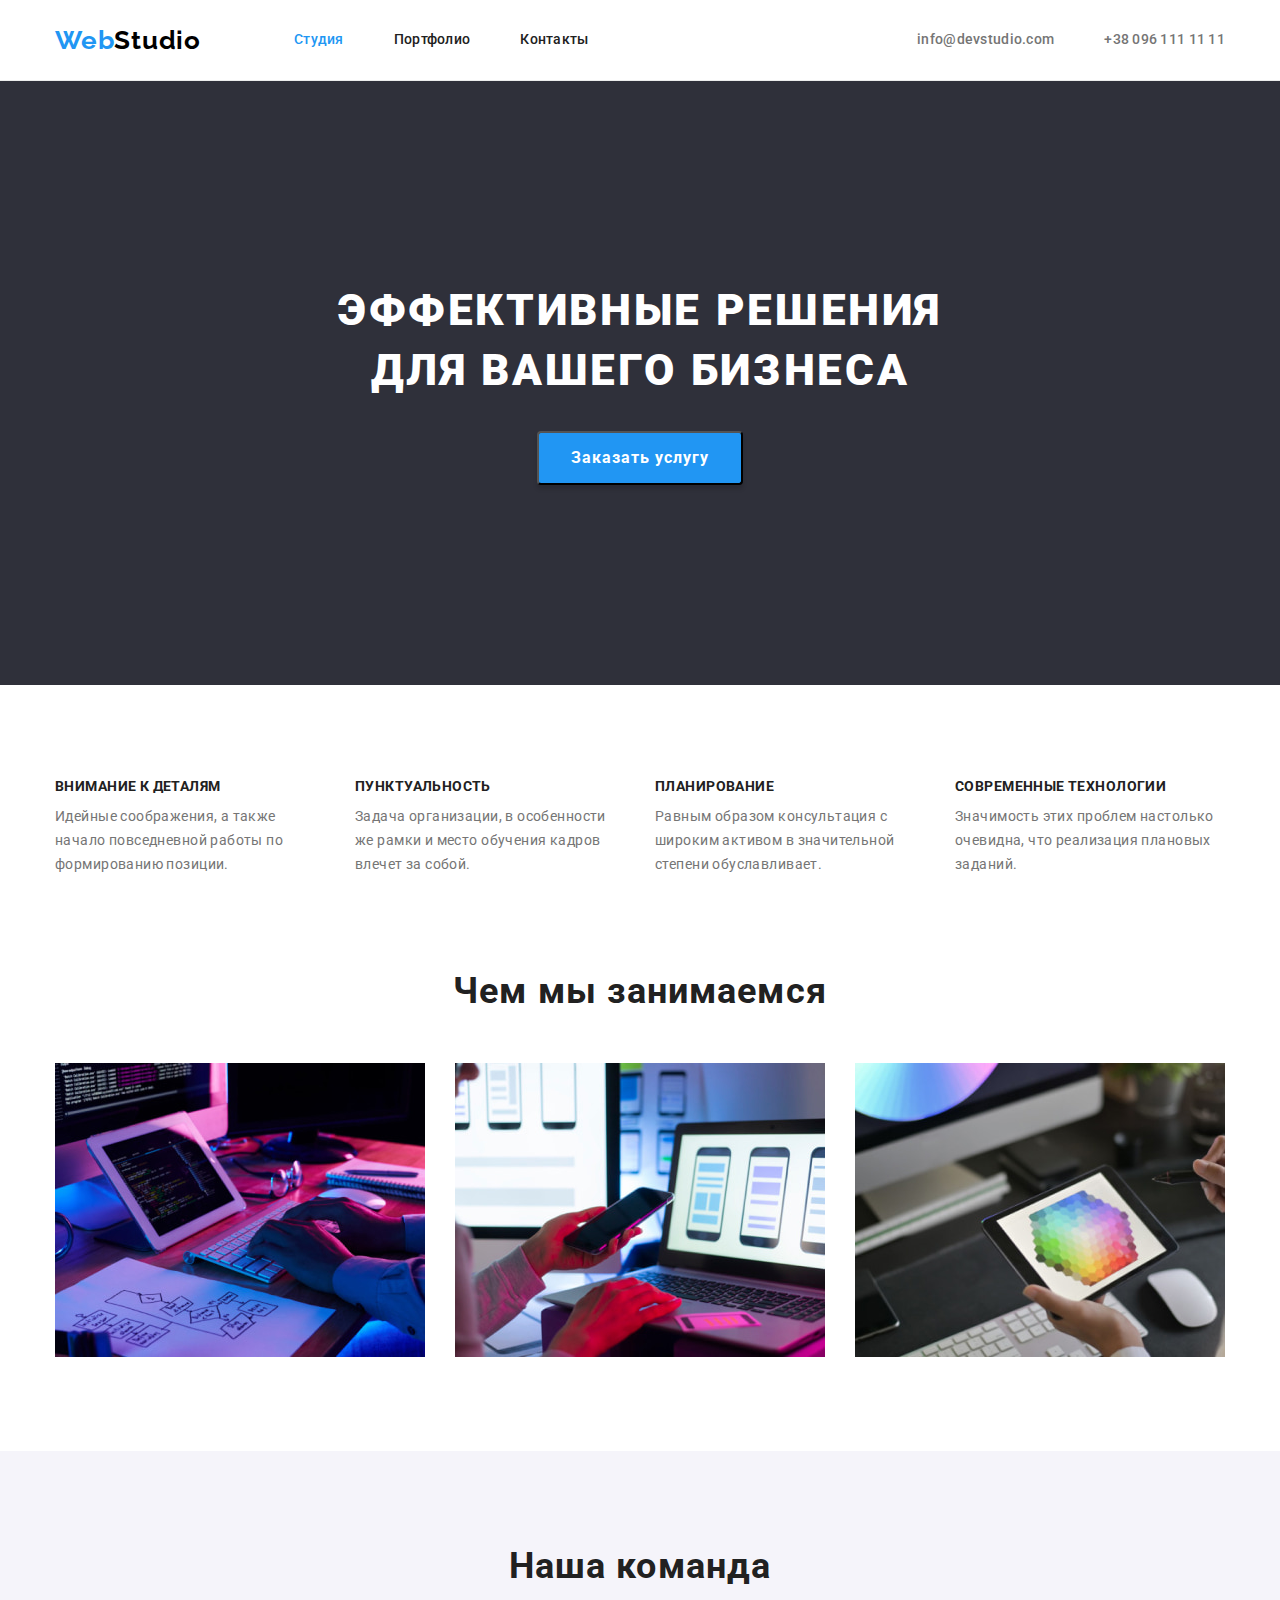
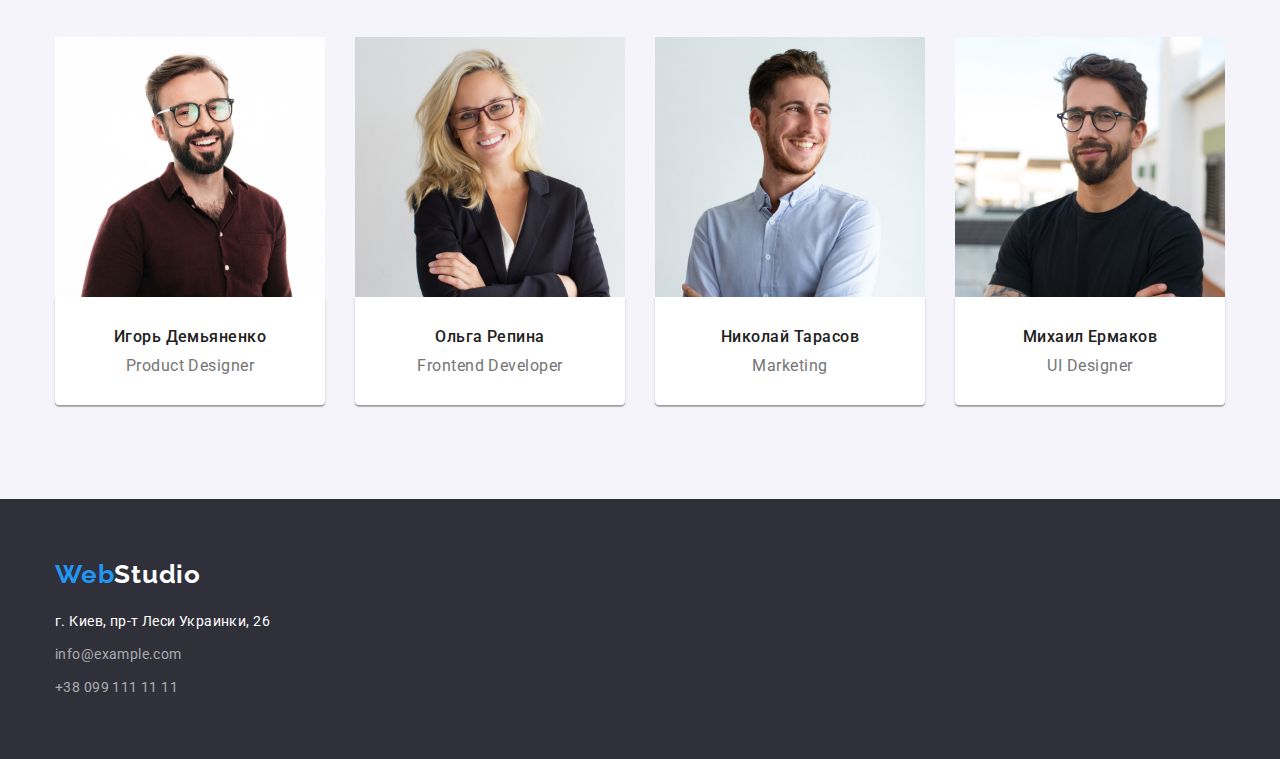
<file: index.html>
<!DOCTYPE html>
<html lang="ru">
  <head>
    <meta charset="UTF-8" />
    <meta http-equiv="X-UA-Compatible" content="IE=edge" />
    <meta name="viewport" content="width=device-width, initial-scale=1.0" />
    <title>Main</title>
    <link rel="preconnect" href="https://fonts.googleapis.com" />
    <link rel="preconnect" href="https://fonts.gstatic.com" crossorigin />
    <link
      href="https://fonts.googleapis.com/css2?family=Raleway:wght@700&family=Roboto:wght@400;500;700;900&display=swap"
      rel="stylesheet"
    />
    <link
      rel="stylesheet"
      href="https://cdnjs.cloudflare.com/ajax/libs/modern-normalize/1.1.0/modern-normalize.min.css"
    />
    <link rel="stylesheet" href="./css/styles.css" />
  </head>
  <body>
    <!-- Шапка -->
    <header class="page-header">
      <div class="container nav-container">
        <a href="./index.html" class="logo">
          <span class="logo-web">Web</span
          ><span class="logo-studio">Studio</span></a
        >
        <nav class="nav-container">
          <ul class="site-nav list">
            <li class="item">
              <a href="./index.html" class="link curent">Студия</a>
            </li>
            <li class="item">
              <a href="./portfolio.html" class="link">Портфолио</a>
            </li>
            <li class="item"><a href="" class="link">Контакты</a></li>
          </ul>
        </nav>
        <ul class="container-nav">
          <a href="mailto:info@devstudio.com" class="head-info"
            >info@devstudio.com</a
          >
          <a href="tel:+380961111111" class="head-info">+38 096 111 11 11</a>
        </ul>
      </div>
    </header>
    <main>
      <!-- Герой -->

      <section class="hero">
        <h1 class="hero-title">
          Эффективные решения<br />
          для вашего бизнеса
        </h1>
        <button type="button" class="btn">Заказать услугу</button>
      </section>

      <!-- Особливості -->
      <section class="section">
        <div class="container">
          <h2 hidden class="section-title">Особенности</h2>
          <ul class="feature-list">
            <li class="item">
              <h3 class="title">Внимание к деталям</h3>
              <p>
                Идейные соображения, а также начало повседневной работы по
                формированию позиции.
              </p>
            </li>
            <li class="item">
              <h3 class="title">Пунктуальность</h3>
              <p>
                Задача организации, в особенности же рамки и место обучения
                кадров влечет за собой.
              </p>
            </li>
            <li class="item">
              <h3 class="title">Планирование</h3>
              <p>
                Равным образом консультация с широким активом в значительной
                степени обуславливает.
              </p>
            </li>
            <li class="item">
              <h3 class="title">Современные технологии</h3>
              <p>
                Значимость этих проблем настолько очевидна, что реализация
                плановых заданий.
              </p>
            </li>
          </ul>
        </div>
      </section>
      <!-- Чим ми займаємось -->
      <section class="section section-no-pading">
        <div class="container">
          <h2 class="section-title">Чем мы занимаемся</h2>
          <ul class="feature-list">
            <li class="items">
              <img
                src="./image/work/img-1.jpg"
                alt="Создания сайтов"
                width="370"
                height="294"
              />
            </li>
            <li class="items">
              <img
                src="./image/work/img-2.jpg"
                alt="Создания приложений"
                width="370"
                height="294"
              />
            </li>
            <li class="items">
              <img
                src="./image/work/img-3.jpg"
                alt="Создания веб-дизайна"
                width="370"
                height="294"
              />
            </li>
          </ul>
        </div>
      </section>
      <!-- Наша команда -->
      <section class="section team">
        <div class="container">
          <h2 class="section-title">Наша команда</h2>
          <ul class="team-list">
            <li class="team-list-items">
              <img
                src="./image/team/img-1.jpg"
                alt="Фото продакт-дизайнера"
                width="270"
                height="260"
              />
              <div class="team-content">
                <h3 class="title">Игорь Демьяненко</h3>
                <p class="team-list-item">Product Designer</p>
              </div>
            </li>
            <li class="team-list-items">
              <img
                src="./image/team/img-2.jpg"
                alt="Фото разработчика"
                width="270"
                height="260"
              />
              <div class="team-content">
                <h3 class="title">Ольга Репина</h3>
                <p class="team-list-item">Frontend Developer</p>
              </div>
            </li>
            <li class="team-list-items">
              <img
                src="./image/team/img-3.jpg"
                alt="Фото маркетолога"
                width="270"
                height="260"
              />
              <div class="team-content">
                <h3 class="title">Николай Тарасов</h3>
                <p class="team-list-item">Marketing</p>
              </div>
            </li>
            <li class="team-list-items">
              <img
                src="./image/team/img-4.jpg"
                alt="Фото веб-дизайнера"
                width="270"
                height="260"
              />
              <div class="team-content">
                <h3 class="title">Михаил Ермаков</h3>
                <p class="team-list-item">UI Designer</p>
              </div>
            </li>
          </ul>
        </div>
      </section>
    </main>
    <!-- Футер -->
    <footer class="footer">
      <div class="container">
        <a href="./index.html" class="logo">
          <span class="logo-web">Web</span
          ><span class="logo-studio-footer">Studio</span></a
        >
        <address>
          <ul class="list-information">
            <li class="list-information-items">
              <a
                href="https://goo.gl/maps/XSJsdr8HLqYs8hHu9"
                target="_blank"
                rel="noopener noreferrer"
                class="footer-items white"
                >г. Киев, пр-т Леси Украинки, 26</a
              >
            </li>
            <li class="list-information-items">
              <a href="mailto:info@example.com" class="footer-items"
                >info@example.com</a
              >
            </li>
            <li class="list-information-items">
              <a href="tel:+380991111111" class="footer-items"
                >+38 099 111 11 11</a
              >
            </li>
          </ul>
        </address>
      </div>
    </footer>
  </body>
</html>
</file>
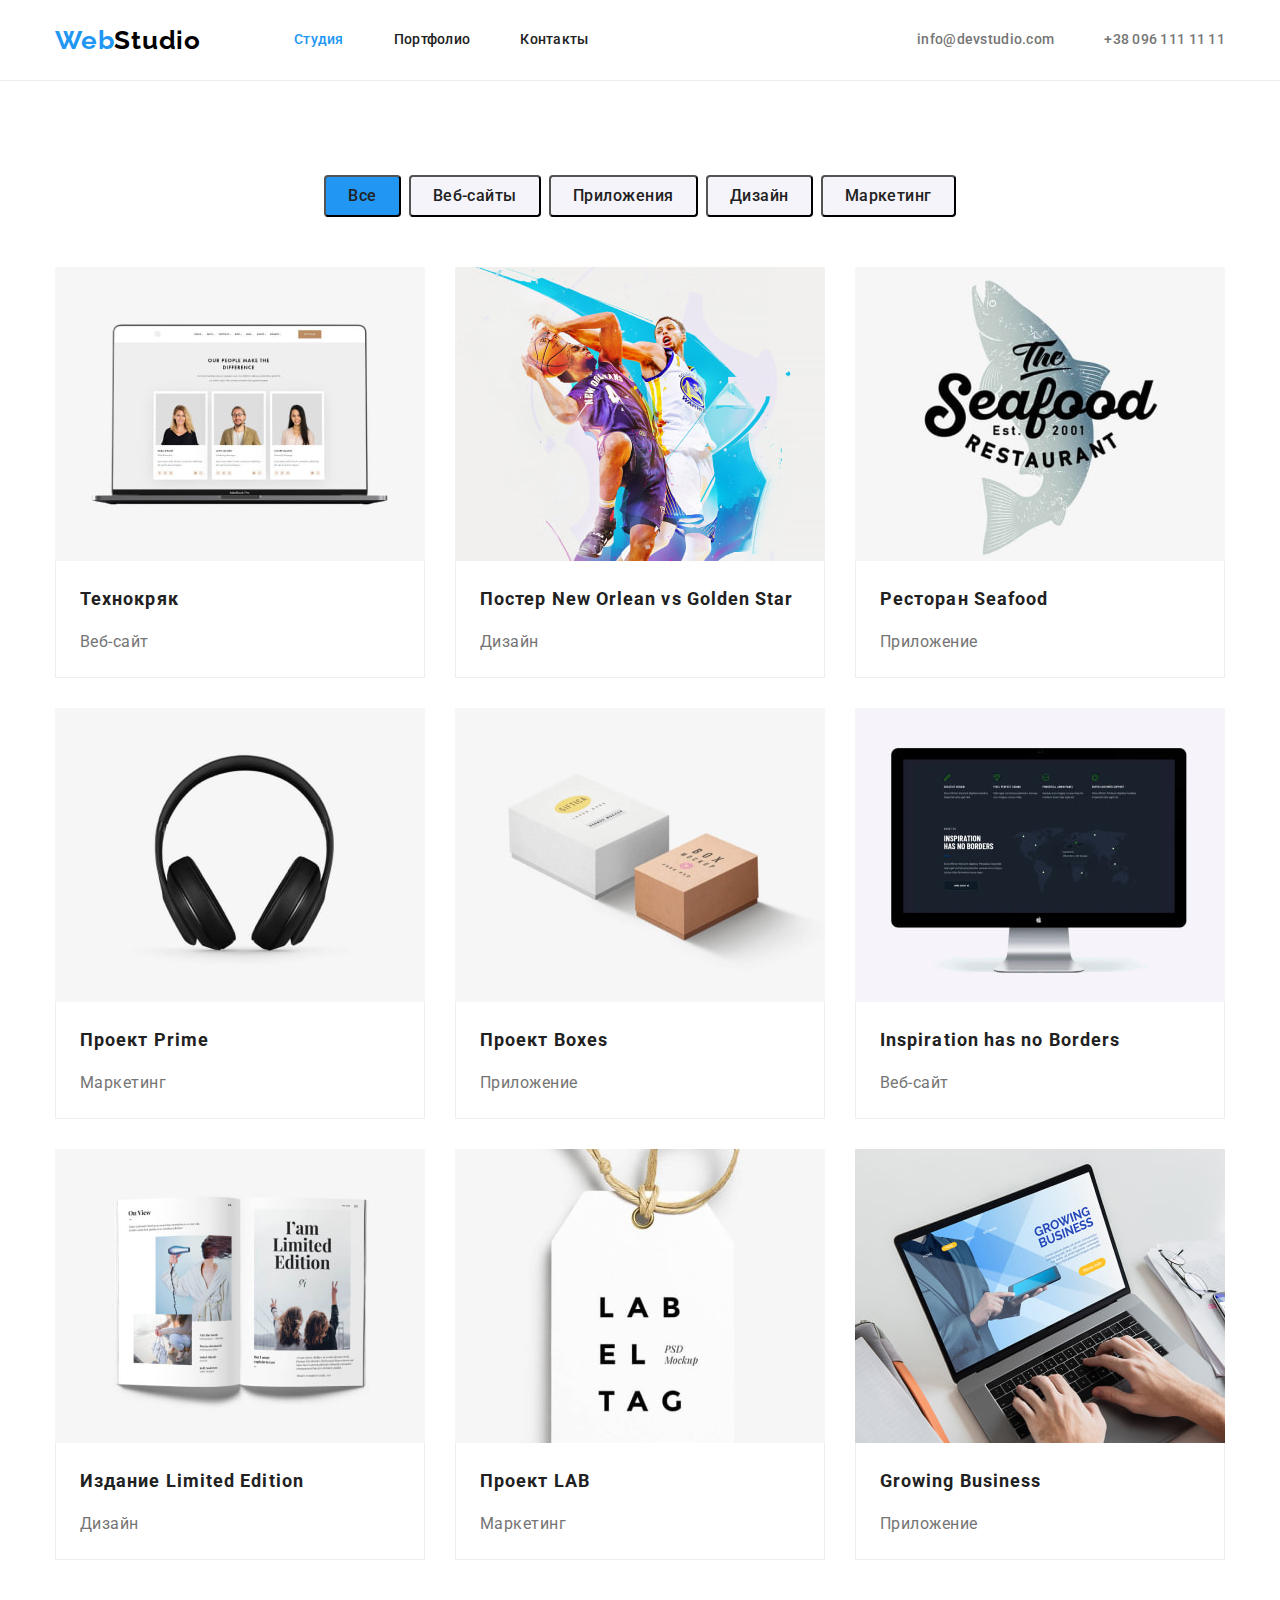
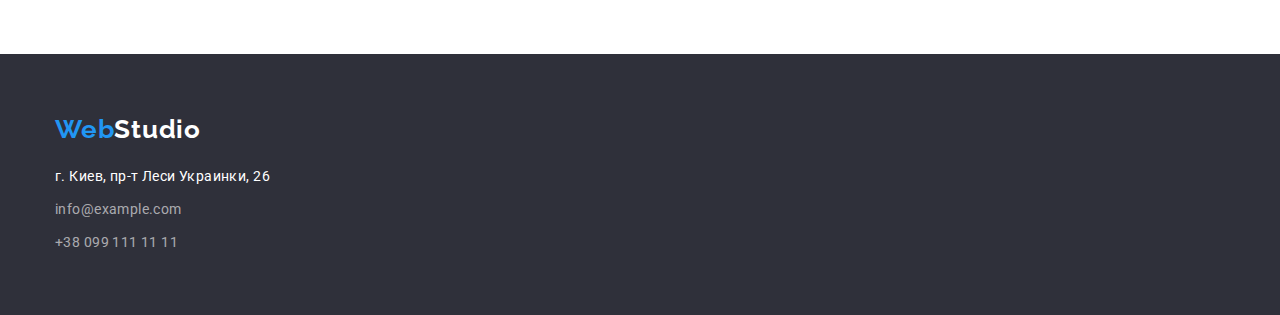
<file: portfolio.html>
<!DOCTYPE html>
<html lang="ru">
  <head>
    <meta charset="UTF-8" />
    <meta http-equiv="X-UA-Compatible" content="IE=edge" />
    <meta name="viewport" content="width=device-width, initial-scale=1.0" />
    <title>Portfolio</title>
    <link
      href="https://fonts.googleapis.com/css2?family=Raleway:wght@700&family=Roboto:wght@400;500;700;900&display=swap"
      rel="stylesheet"
    />
    <link
      rel="stylesheet"
      href="https://cdnjs.cloudflare.com/ajax/libs/modern-normalize/1.1.0/modern-normalize.min.css"
    />
    <link rel="stylesheet" href="./css/styles.css" />
  </head>
  <body>
    <!-- Шапка -->
    <header class="page-header">
      <div class="container nav-container">
        <a href="./index.html" class="logo">
          <span class="logo-web">Web</span
          ><span class="logo-studio">Studio</span></a
        >
        <nav class="nav-container">
          <ul class="site-nav list">
            <li class="item">
              <a href="./index.html" class="link curent">Студия</a>
            </li>
            <li class="item">
              <a href="./portfolio.html" class="link">Портфолио</a>
            </li>
            <li class="item"><a href="" class="link">Контакты</a></li>
          </ul>
        </nav>
        <ul class="container-nav">
          <a href="mailto:info@devstudio.com" class="head-info"
            >info@devstudio.com</a
          >
          <a href="tel:+380961111111" class="head-info">+38 096 111 11 11</a>
        </ul>
      </div>
    </header>
    <main>
      <!-- Наші роюоти  -->
      <section class="portfolio">
        <div class="container">
          <h1 hidden>Портфолио</h1>
          <ul class="filtr">
            <li><button type="button" class="filtr-btn curent">Все</button></li>
            <li><button type="button" class="filtr-btn">Веб-сайты</button></li>
            <li><button type="button" class="filtr-btn">Приложения</button></li>
            <li><button type="button" class="filtr-btn">Дизайн</button></li>
            <li><button type="button" class="filtr-btn">Маркетинг</button></li>
          </ul>
          <!-- Портфоліо роботи -->
          <ul class="work-list">
            <li>
              <img
                src="./image/portfolio/img-1.jpg"
                alt="Веб-сайт"
                width="370"
                height="294"
              />
              <div class="portfolio-content">
                <h2 class="title">Технокряк</h2>
                <p class="work-list-item">Веб-сайт</p>
              </div>
            </li>
            <li>
              <img
                src="./image/portfolio/img-2.jpg"
                alt="Постер"
                width="370"
                height="294"
              />
              <div class="portfolio-content">
                <h2 lang="en" class="title">
                  Постер New Orlean vs Golden Star
                </h2>
                <p class="work-list-item">Дизайн</p>
              </div>
            </li>
            <li>
              <img
                src="./image/portfolio/img-3.jpg"
                alt="Лого"
                width="370"
                height="294"
              />
              <div class="portfolio-content">
                <h2 lang="en" class="title">Ресторан Seafood</h2>
                <p class="work-list-item">Приложение</p>
              </div>
            </li>
            <li>
              <img
                src="./image/portfolio/img-4.jpg"
                alt="Наушники"
                width="370"
                height="294"
              />
              <div class="portfolio-content">
                <h2 lang="en" class="title">Проект Prime</h2>
                <p class="work-list-item">Маркетинг</p>
              </div>
            </li>
            <li>
              <img
                src="./image/portfolio/img-5.jpg"
                alt="Боксы"
                width="370"
                height="294"
              />
              <div class="portfolio-content">
                <h2 lang="en" class="title">Проект Boxes</h2>
                <p class="work-list-item">Приложение</p>
              </div>
            </li>
            <li>
              <img
                src="./image/portfolio/img-6.jpg"
                alt="Веб-сайт"
                width="370"
                height="294"
              />
              <div class="portfolio-content">
                <h2 lang="en" class="title">Inspiration has no Borders</h2>
                <p class="work-list-item">Веб-сайт</p>
              </div>
            </li>
            <li>
              <img
                src="./image/portfolio/img-7.jpg"
                alt="Книга"
                width="370"
                height="294"
              />
              <div class="portfolio-content">
                <h2 lang="en" class="title">Издание Limited Edition</h2>
                <p class="work-list-item">Дизайн</p>
              </div>
            </li>
            <li>
              <img
                src="./image/portfolio/img-8.jpg"
                alt="Лейба"
                width="370"
                height="294"
              />
              <div class="portfolio-content">
                <h2 lang="en" class="title">Проект LAB</h2>
                <p class="work-list-item">Маркетинг</p>
              </div>
            </li>
            <li>
              <img
                src="./image/portfolio/img-9.jpg"
                alt="Компьютер"
                width="370"
                height="294"
              />
              <div class="portfolio-content">
                <h2 lang="en" class="title">Growing Business</h2>
                <p class="work-list-item">Приложение</p>
              </div>
            </li>
          </ul>
        </div>
      </section>
    </main>
    <!-- Футер -->
    <footer class="footer">
      <div class="container">
        <a href="./index.html" class="logo">
          <span class="logo-web">Web</span
          ><span class="logo-studio-footer">Studio</span></a
        >
        <address>
          <ul class="list-information">
            <li class="list-information-items">
              <a
                href="https://goo.gl/maps/XSJsdr8HLqYs8hHu9"
                target="_blank"
                rel="noopener noreferrer"
                class="footer-items white"
                >г. Киев, пр-т Леси Украинки, 26</a
              >
            </li>
            <li class="list-information-items">
              <a href="mailto:info@example.com" class="footer-items"
                >info@example.com</a
              >
            </li>
            <li class="list-information-items">
              <a href="tel:+380991111111" class="footer-items"
                >+38 099 111 11 11</a
              >
            </li>
          </ul>
        </address>
      </div>
    </footer>
  </body>
</html>
</file>
<file: css/styles.css>
/* Головний колір #757575*/
/* Колір заголовків #212121 */
:root {
  --primery-text-color: #757575;
  --title-color: #212121;
  --acent-color: #2196f3;
  --white-color: #ffffff;
  --back-color: #f5f4fa;
  --second-back-color: #2f303a;
}

body {
  background-color: var(--white-color);
  color: var(--primery-text-color);
  font-family: Roboto, sans-serif;
  font-weight: 400;
  font-size: 14px;
  line-height: 1.71;

  letter-spacing: 0.03em;
}

h1,
h2,
h3,
h4,
h5,
h6,
p,
ul {
  margin: 0;
  padding: 0;
}

img {
  display: block;
  max-width: 100%;
  height: auto;
}

.section {
  padding-top: 94px;
  padding-bottom: 94px;
}

.section.team {
  padding-bottom: 94px;
}

.section-no-pading {
  padding-top: 0;
}

.page-header {
  border-bottom: 1px solid #ececec;
}

/* Контейнер */
.container {
  width: 1200px;
  padding-left: 15px;
  padding-right: 15px;
  margin-left: auto;
  margin-right: auto;
}

/* Логотип */
.logo {
  font-family: Raleway, sans-serif;
  font-weight: 700;
  font-size: 26px;
  line-height: 1.19;
  letter-spacing: 0.03em;
  text-decoration: none;

  display: inline-block;
}
.logo-web {
  color: var(--acent-color);
}
.logo-studio {
  color: #000000;
}

/* site-nav */
.site-nav.list .link,
.head-info {
  color: var(--title-color);
  font-weight: 500;
  font-size: 14px;
  line-height: 1.14;
  letter-spacing: 0.02em;
  text-decoration: none;

  padding-top: 32px;
  padding-bottom: 32px;
}

.site-nav.list .link:hover,
.site-nav.list .link:focus {
  color: var(--acent-color);
}
.head-info {
  color: var(--primery-text-color);
}
.head-info:hover,
.head-info:focus {
  color: var(--acent-color);
}
.site-nav .link.curent {
  color: var(--acent-color);
}
.list {
  list-style: none;
}

.container-nav {
  display: flex;
  margin-left: auto;
}

.container-nav .head-info + .head-info {
  margin-left: 50px;
}

.nav-container {
  display: flex;
  align-items: center;
}

.site-nav {
  display: flex;
  margin-left: 93px;
}

.site-nav.list .item:not(:last-child) {
  margin-right: 50px;
}

/* Секція Нero */
.hero {
  background-color: var(--second-back-color);
  text-align: center;
  padding-top: 200px;
  padding-bottom: 200px;
}
.hero-title {
  color: var(--white-color);
  font-weight: 900;
  font-size: 44px;
  line-height: 1.36;
  letter-spacing: 0.06em;
  text-transform: uppercase;

  margin-bottom: 30px;
}

/* Секція особливості */
.section-title {
  color: var(--title-color);
  margin-bottom: 50px;
}
.feature-list .title {
  color: var(--title-color);
  font-weight: 700;
  font-size: 14px;
  line-height: 1.14;
  letter-spacing: 0.03em;
  text-transform: uppercase;

  margin-bottom: 10px;
}
.feature-list {
  list-style: none;
  display: flex;
  flex-wrap: wrap;
}

.feature-list > .item {
  width: calc((100% - 90px) / 4);
  margin-right: 30px;
}

.feature-list > .item:nth-child(4n) {
  margin-right: 0;
}

/* Секція чим ми займаємось */
.section-title {
  font-weight: 700;
  font-size: 36px;
  line-height: 1.17;
  text-align: center;
  letter-spacing: 0.03em;
}

.feature-list > .items {
  width: calc((100% - 60px) / 3);
  margin-right: 30px;
}

.feature-list > .items:nth-child(3n) {
  margin-right: 0;
}

/* Наша команда */
.section.team {
  background-color: var(--back-color);
}
.team-list .title {
  color: var(--title-color);

  font-weight: 500;
  font-size: 16px;
  line-height: 1.19;
  text-align: center;
  letter-spacing: 0.03em;
}
.team-list-item {
  font-weight: 400;
  font-size: 16px;
  line-height: 1.19;
  text-align: center;
  letter-spacing: 0.03em;
}
.team-list {
  list-style: none;
  display: flex;
}
.team-list > .team-list-items {
  width: calc((100% - 90px) / 4);
  margin-right: 30px;
}

.team-list > .team-list-items:nth-child(4n) {
  margin-right: 0;
}

.team-content {
  background: #ffffff;
  box-shadow: 0px 1px 3px rgba(0, 0, 0, 0.12), 0px 1px 1px rgba(0, 0, 0, 0.14),
    0px 2px 1px rgba(0, 0, 0, 0.2);
  border-radius: 0px 0px 4px 4px;
  padding-top: 30px;
  padding-bottom: 30px;
}
.title {
  margin-bottom: 10px;
}

/* Кнопки */
.btn {
  font-family: inherit;
  color: var(--white-color);
  background-color: var(--acent-color);
  box-shadow: 0px 4px 4px rgba(0, 0, 0, 0.15);

  font-weight: 700;
  font-size: 16px;
  line-height: 1.88;
  align-items: center;
  text-align: center;
  letter-spacing: 0.06em;
  cursor: pointer;

  border-radius: 4px;
  padding: 10px 32px;
  min-width: 200px;
  min-height: 50px;
}

/* Футер */

.footer {
  background-color: var(--second-back-color);
  padding-top: 60px;
  padding-bottom: 60px;
}
.list-information .footer-items {
  color: rgba(255, 255, 255, 0.6);
  text-decoration: none;
  font-family: "Roboto";
  font-style: normal;
  font-weight: 400;
  font-size: 14px;
  line-height: 1.71;
  letter-spacing: 0.03em;
}

.list-information .list-information-items:not(:last-child) {
  margin-bottom: 9px;
}

.footer-items.white {
  color: var(--white-color);
}

.footer-items:focus,
.footer-items:hover {
  color: var(--acent-color);
}
.list-information {
  list-style: none;
}
.logo-studio-footer {
  color: var(--white-color);
}

.footer .logo {
  display: inline-block;
  margin-bottom: 20px;
}



/* Портфоліо роботи */

.work-list {
  list-style: none;
}
.work-list .title {
  color: var(--title-color);
  font-weight: 700;
  font-size: 18px;
  line-height: 2;
  letter-spacing: 0.06em;
}

.work-list-item {
  font-weight: 400;
  font-size: 16px;
  line-height: 1.88;
  letter-spacing: 0.03em;
}

.work-list {
  display: flex;
  flex-wrap: wrap;
  gap: 30px;
  column-gap: 30px;
}

.portfolio-content {
  padding: 20px 24px;
  background: #ffffff;
  border-left: 1px solid #eeeeee;
  border-right: 1px solid #eeeeee;
  border-bottom: 1px solid #eeeeee;
}


.portfolio {
  padding-top: 94px;
  padding-bottom: 94px;
}
/* Кнопки */

.filtr {
  display: flex;
  justify-content: center;

  list-style: none;
  margin-bottom: 50px;
  gap: 8px;
}

.filtr .filtr-btn {
  font-family: inherit;
  font-weight: 500;
  font-size: 16px;
  line-height: 1.63;
  text-align: center;
  letter-spacing: 0.03em;
  color: var(--title-color);
  background-color: #f5f4fa;
  text-decoration: none;
  cursor: pointer;
  border-radius: 4px;
  padding: 6px 22px;
}

.filtr .filtr-btn.curent {
  background-color: var(--acent-color);
}

.filtr-btn:focus,
.filtr-btn:hover {
  color: var(--acent-color);
}
</file>
